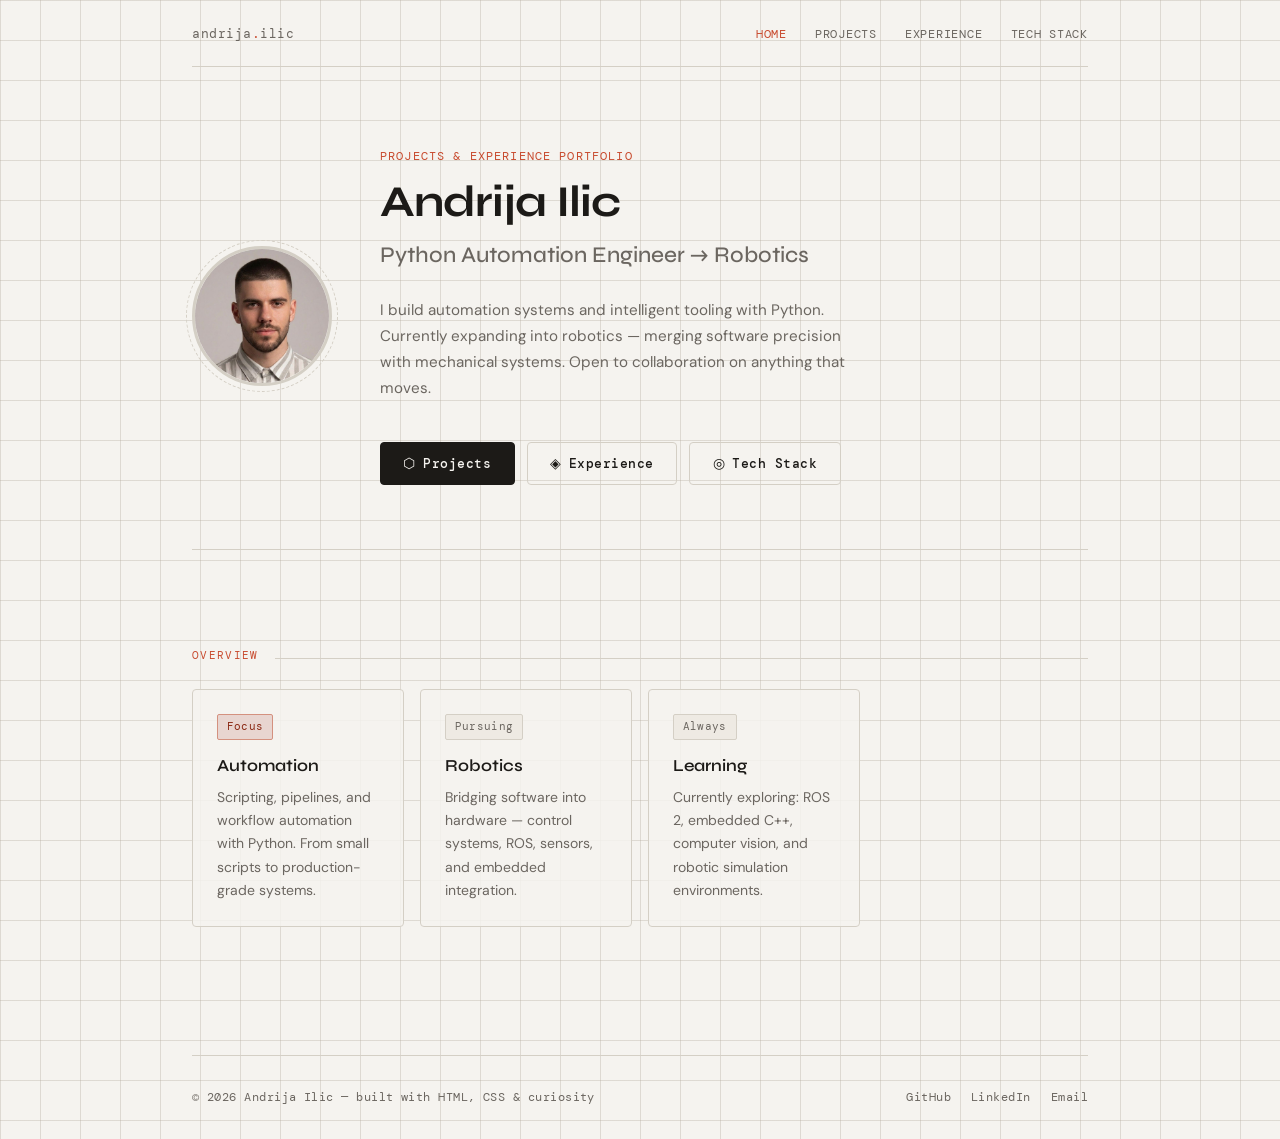
<file: index.html>
<!DOCTYPE html>
<html lang="en">
<head>
  <meta charset="UTF-8" />
  <meta name="viewport" content="width=device-width, initial-scale=1.0" />
  <title>Andrija Ilic — Portfolio</title>
  <link rel="stylesheet" href="style.css" />
</head>
<body>

  <div class="site-wrapper">

    <!-- ── Navigation ── -->
    <nav>
      <div class="nav-logo">andrija<span>.</span>ilic</div>
      <ul class="nav-links">
        <li><a href="index.html" class="active">Home</a></li>
        <li><a href="projects.html">Projects</a></li>
        <li><a href="experience.html">Experience</a></li>
        <li><a href="techstack.html">Tech Stack</a></li>
      </ul>
    </nav>

    <!-- ── Hero ── -->
    <section class="hero">

      <!-- Photo — replace src with your actual photo path -->
      <div class="hero-photo-wrap fade-up fade-up-1">
          
        <img class="hero-photo" src="assets/profilePicture.jpg" alt="Andrija Ilic" />
        
        <!-- <div class="hero-photo-placeholder">AI</div> -->
      </div>

      <div class="hero-text">
        <p class="hero-eyebrow fade-up fade-up-2">Projects &amp; Experience Portfolio</p>
        <h1 class="hero-title fade-up fade-up-2">Andrija Ilic</h1>
        <p class="hero-name fade-up fade-up-3">Python Automation Engineer → Robotics</p>

        <p class="hero-bio fade-up fade-up-4">
          I build automation systems and intelligent tooling with Python.
          Currently expanding into robotics &mdash; merging software precision
          with mechanical systems. Open to collaboration on anything that moves.
        </p>

        <div class="hero-cta fade-up fade-up-5">
          <a href="projects.html" class="btn btn-primary">
            <span class="btn-icon">⬡</span> Projects
          </a>
          <a href="experience.html" class="btn btn-outline">
            <span class="btn-icon">◈</span> Experience
          </a>
          <a href="techstack.html" class="btn btn-outline">
            <span class="btn-icon">◎</span> Tech Stack
          </a>
        </div>
      </div>

    </section>

    <!-- ── Quick Stats / Highlights ── -->
    <section class="mt-lg pb-lg fade-up">
      <div class="section-header">
        <span class="section-label">Overview</span>
        <div class="section-line"></div>
      </div>

      <div class="grid-3">
        <div class="card">
          <div class="card-meta">
            <span class="tag tag-accent">Focus</span>
          </div>
          <div class="card-title">Automation</div>
          <div class="card-desc">Scripting, pipelines, and workflow automation with Python. From small scripts to production-grade systems.</div>
        </div>

        <div class="card">
          <div class="card-meta">
            <span class="tag">Pursuing</span>
          </div>
          <div class="card-title">Robotics</div>
          <div class="card-desc">Bridging software into hardware — control systems, ROS, sensors, and embedded integration.</div>
        </div>

        <div class="card">
          <div class="card-meta">
            <span class="tag">Always</span>
          </div>
          <div class="card-title">Learning</div>
          <div class="card-desc">Currently exploring: ROS 2, embedded C++, computer vision, and robotic simulation environments.</div>
        </div>
      </div>
    </section>

    <!-- ── Footer ── -->
    <footer>
      <div class="footer-copy">© 2026 Andrija Ilic — built with HTML, CSS &amp; curiosity</div>
      <div class="footer-links">
        <!-- Update these with your real links -->
        <a href="https://github.com/Andrija4" target="_blank">GitHub</a>
        <a href="https://www.linkedin.com/in/andrija-ilić-ir/" target="_blank">LinkedIn</a>
        <a href="mailto:a.ilicc2002@gmail.com">Email</a>
      </div>
    </footer>

  </div><!-- /site-wrapper -->

</body>
</html>
</file>
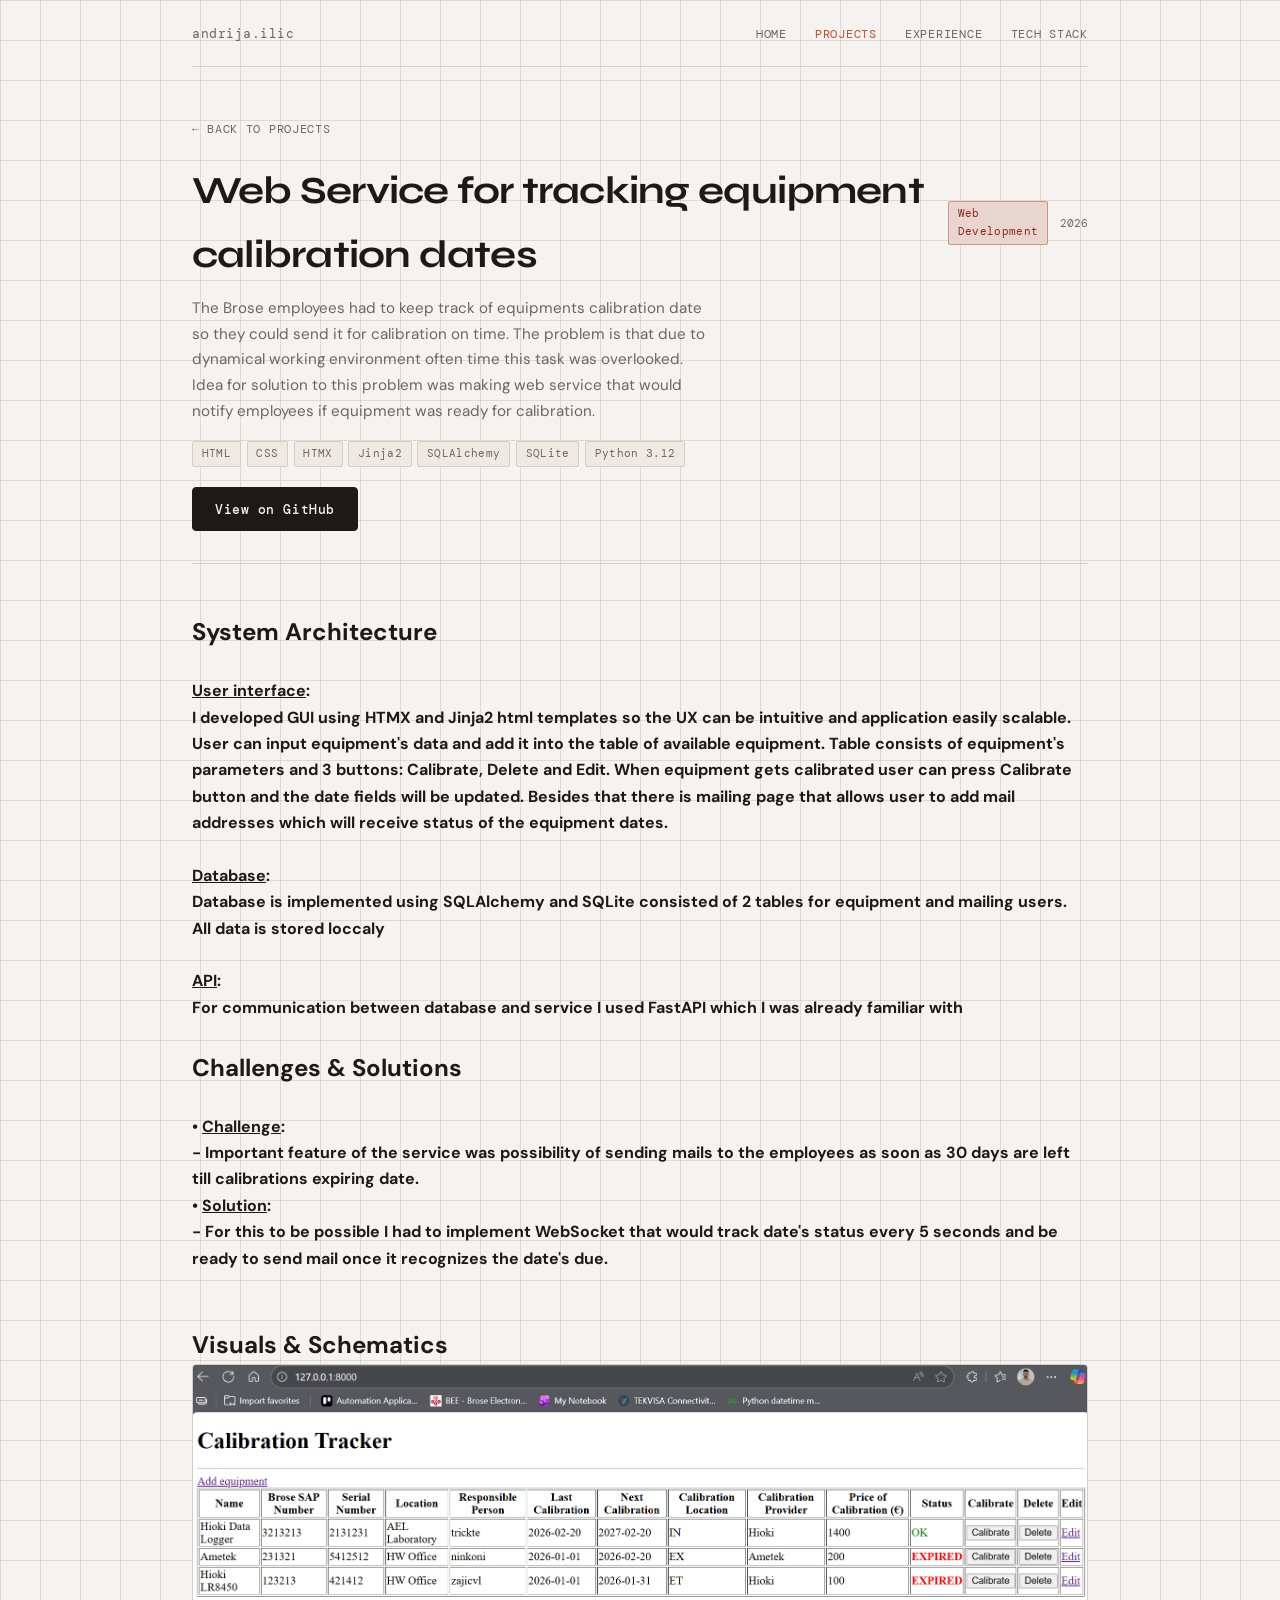
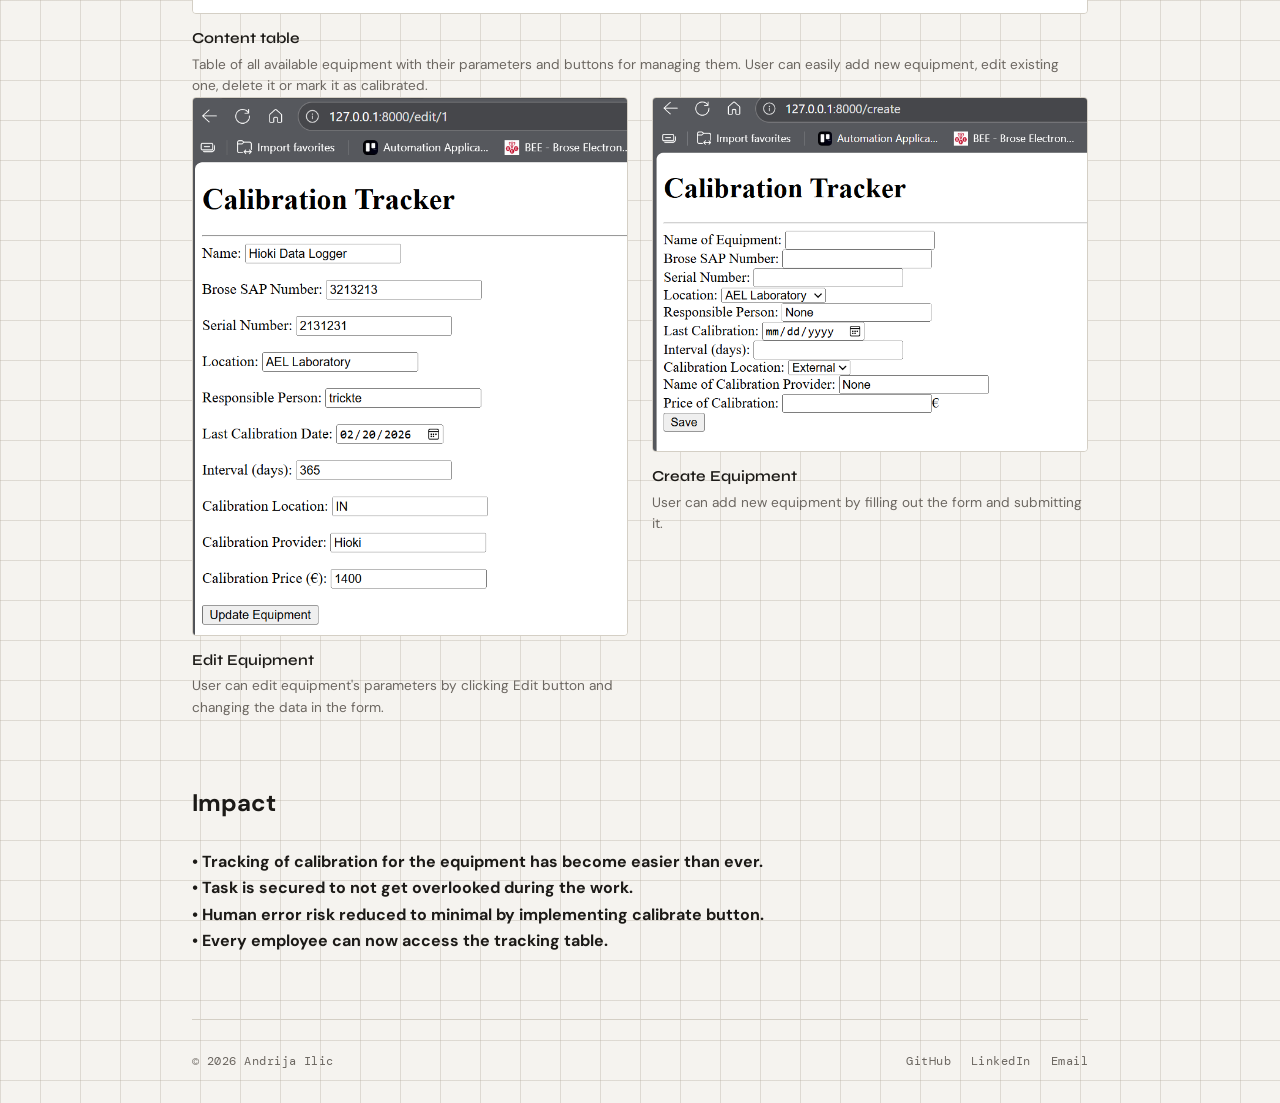
<file: projects/calibration-web-app.html>
<!DOCTYPE html>
<html lang="en">
<head>
  <meta charset="UTF-8" />
  <meta name="viewport" content="width=device-width, initial-scale=1.0" />
  <title>Project Name — Andrija Ilic</title>
  <link rel="stylesheet" href="../style.css" />
</head>
<body>

  <div class="site-wrapper">

    <!-- ── Navigation ── -->
    <nav>
      <div class="nav-logo">andrija<span>.</span>ilic</div>
      <ul class="nav-links">
        <li><a href="../index.html">Home</a></li>
        <li><a href="../projects.html" class="active">Projects</a></li>
        <li><a href="../experience.html">Experience</a></li>
        <li><a href="../techstack.html">Tech Stack</a></li>
      </ul>
    </nav>

    <!-- ── Page Header ── -->
    <header class="page-header fade-up">
      <a href="../projects.html" class="page-back">← Back to Projects</a>

      <div style="display:flex; align-items:center; gap:0.75rem; margin-bottom:0.6rem;">
        <h1 class="page-title" style="margin-bottom:0;">Web Service for tracking equipment calibration dates</h1>
        <span class="tag tag-accent">Web Development</span>
        <span style="font-family:var(--font-mono); font-size:0.7rem; color:var(--ink-dim);">2026</span>
      </div>

      <p class="page-subtitle">
        The Brose employees had to keep track of equipments calibration date so they could send it for calibration on time. 
        The problem is that due to dynamical working environment often time this task was overlooked.
        Idea for solution to this problem was making web service that would notify employees if equipment was ready for calibration.

      </p>

      <!-- Tags row -->
      <div class="card-tags" style="margin-top:1rem;">
        <span class="tag">HTML</span>
        <span class="tag">CSS</span>
        <span class="tag">HTMX</span>
        <span class="tag">Jinja2</span>
        <span class="tag">SQLAlchemy</span>
        <span class="tag">SQLite</span>
        <span class="tag">Python 3.12</span>
      </div>
      
      <div style="margin-top:1.25rem; display:flex; gap:0.75rem;">
        <a href="https://github.com/Andrija4/BROSE-equipment-calibration-tracker" target="_blank" class="btn btn-primary">
          View on GitHub
        </a>
      </div>
      
    </header>
    
    <div>

      <h2>System Architecture</h2>
      <br>
      <h4><u>User interface</u>: <br>I developed GUI using HTMX and Jinja2 html templates so the UX can be intuitive and application easily
        scalable. User can input equipment's data and add it into the table of available equipment. Table consists of equipment's parameters 
        and 3 buttons: Calibrate, Delete and Edit.
        When equipment gets calibrated user can press Calibrate button and the date fields will be updated. Besides that there is mailing 
        page that allows user to add mail addresses which will receive status of the equipment dates.
      </h4>
      <br>
      <h4><u>Database</u>: <br>Database is implemented using SQLAlchemy and SQLite consisted of 2 tables for equipment and mailing users. <br>
        All data is stored loccaly</h4>
      <br>
      <h4><u>API</u>: <br>For communication between database and service I used FastAPI which I was already familiar with</h4>
      <br>
      <h2>Challenges & Solutions</h2>
      <br>
      <h4>•	<u>Challenge</u>: <br>- Important feature of the service was possibility of sending mails to the employees as soon as 30 days 
        are left till calibrations expiring date. </h4>
      <h4>•	<u>Solution</u>: <br>- For this to be possible I had to implement WebSocket that would track date's status every 5 seconds and 
        be ready to send mail once it recognizes the date's due.</h4><br>
      <br>
      <h2>Visuals & Schematics</h2>
      
    </div>

    <!-- Extended class for wide image -->
    <div class="media-item media-item-wide">
      <img class="media-thumb" src="../assets/Calibration1.png" alt="..." loading="lazy" />
      <div class="media-caption">
          <strong>Content table</strong>
          Table of all available equipment with their parameters and buttons for managing them. 
          User can easily add new equipment, edit existing one, delete it or mark it as calibrated.
      </div>
    </div>

    <div class="media-grid pb-lg fade-up">

      <div class="media-item">
        <img
          class="media-thumb"
          src="../assets/Calibration3.png"
          alt="Screenshot description"
          loading="lazy"
        />
        <div class="media-caption">
          <strong>Edit Equipment</strong>
          User can edit equipment's parameters by clicking Edit button and changing the data in the form.
        </div>
      </div>

      <div class="media-item">
        <img
          class="media-thumb"
          src="../assets/Calibration2.png"
          alt="Screenshot description"
          loading="lazy"
        />
        <div class="media-caption">
          <strong>Create Equipment</strong>
          User can add new equipment by filling out the form and submitting it.
        </div>
      </div>
            
    </div>

    <div>
    <h2>Impact</h2>
    <br>
    <h4>•	Tracking of calibration for the equipment has become easier than ever.</h4>
    <h4>•	Task is secured to not get overlooked during the work.</h4>
    <h4>•	Human error risk reduced to minimal by implementing calibrate button.</h4>
    <h4>•	Every employee can now access the tracking table.</h4>
    </div>

    <!-- ── Footer ── -->
    <footer>
      <div class="footer-copy">© 2026 Andrija Ilic</div>
      <div class="footer-links">
        <a href="https://github.com/Andrija4" target="_blank">GitHub</a>
        <a href="https://www.linkedin.com/in/andrija-ilić-ir/" target="_blank">LinkedIn</a>
        <a href="mailto:a.ilicc2002@gmail.com">Email</a>
      </div>
    </footer>

  </div>

<!-- ── Local Video ── -->
      <!--
      <div class="media-item">
        <div class="media-video-wrap">
          <video controls preload="metadata">
            <source src="assets/demo.mp4" type="video/mp4" />
            Your browser does not support video.
          </video>
        </div>
        <div class="media-caption">
          <strong>Demo video</strong>
          Walk-through of the system in action — what you're seeing and the key
          moments to pay attention to.
        </div>
      </div>
      -->

      <!-- ── YouTube / Embed Video ── -->
      <!--
      <div class="media-item">
        <div class="media-video-wrap">
          <iframe
            src="https://www.youtube.com/embed/YOUR_VIDEO_ID"
            title="Project demo"
            frameborder="0"
            allow="accelerometer; autoplay; clipboard-write; encrypted-media; gyroscope; picture-in-picture"
            allowfullscreen
          ></iframe>
        </div>
        <div class="media-caption">
          <strong>Video title</strong>
          What the viewer is about to watch and why it's relevant.
        </div>
      </div>
      -->

      <!--
        ─── HOW TO ADD MEDIA ───────────────────────────────────────
        Images:
          - Place your file in /assets/
          - Use <img class="media-thumb" src="assets/yourfile.png" />

        Local Video:
          - Place .mp4 in /assets/
          - Uncomment the Local Video block above

        YouTube:
          - Get your video ID from the URL (youtube.com/watch?v=THIS_PART)
          - Uncomment the Embed block and paste your ID
        ─────────────────────────────────────────────────────────── -->

        <!-- ── Image Placeholder (remove when you have a real image) ── 
      <div class="media-item">
        <div class="media-thumb-placeholder">screenshot coming soon</div>
        <div class="media-caption">
          <strong>Another View</strong>
          Description of what this screenshot will show once added.
        </div>
      </div>
      -->

</body>
</html>
</file>
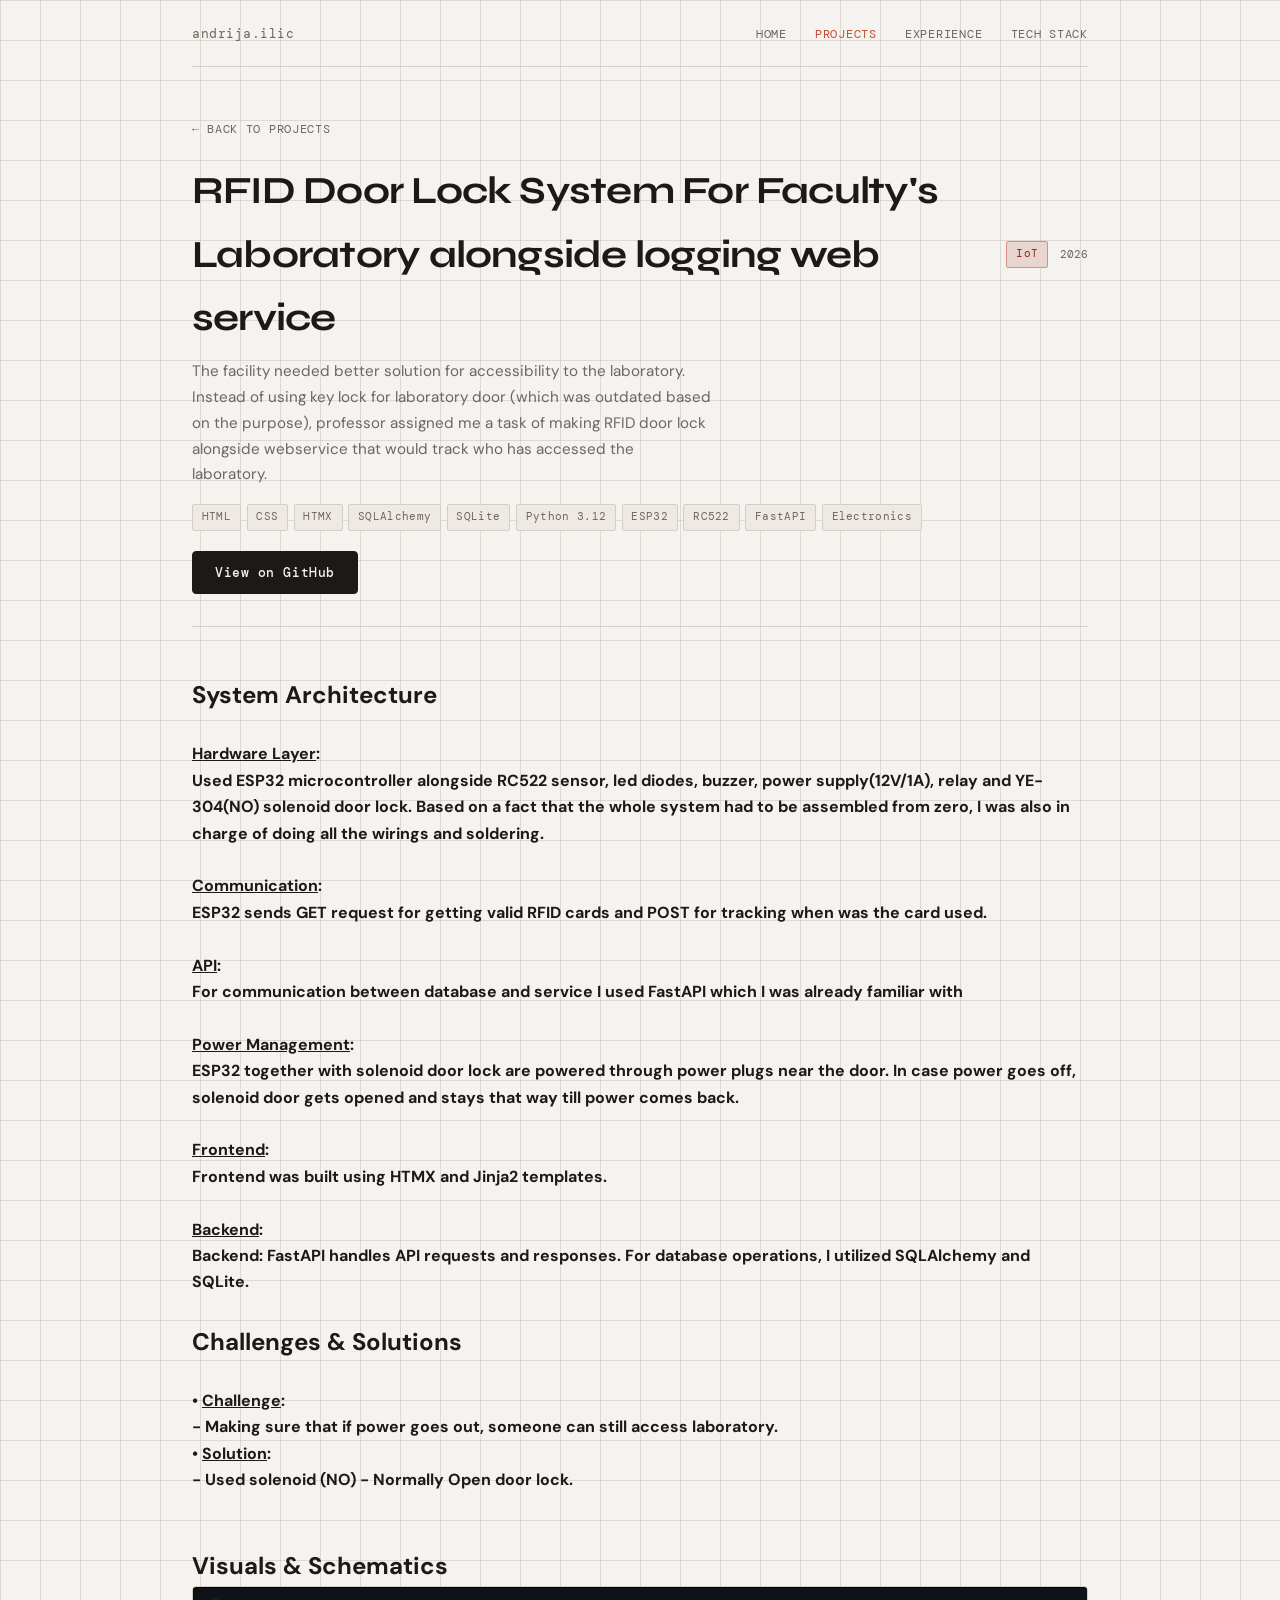
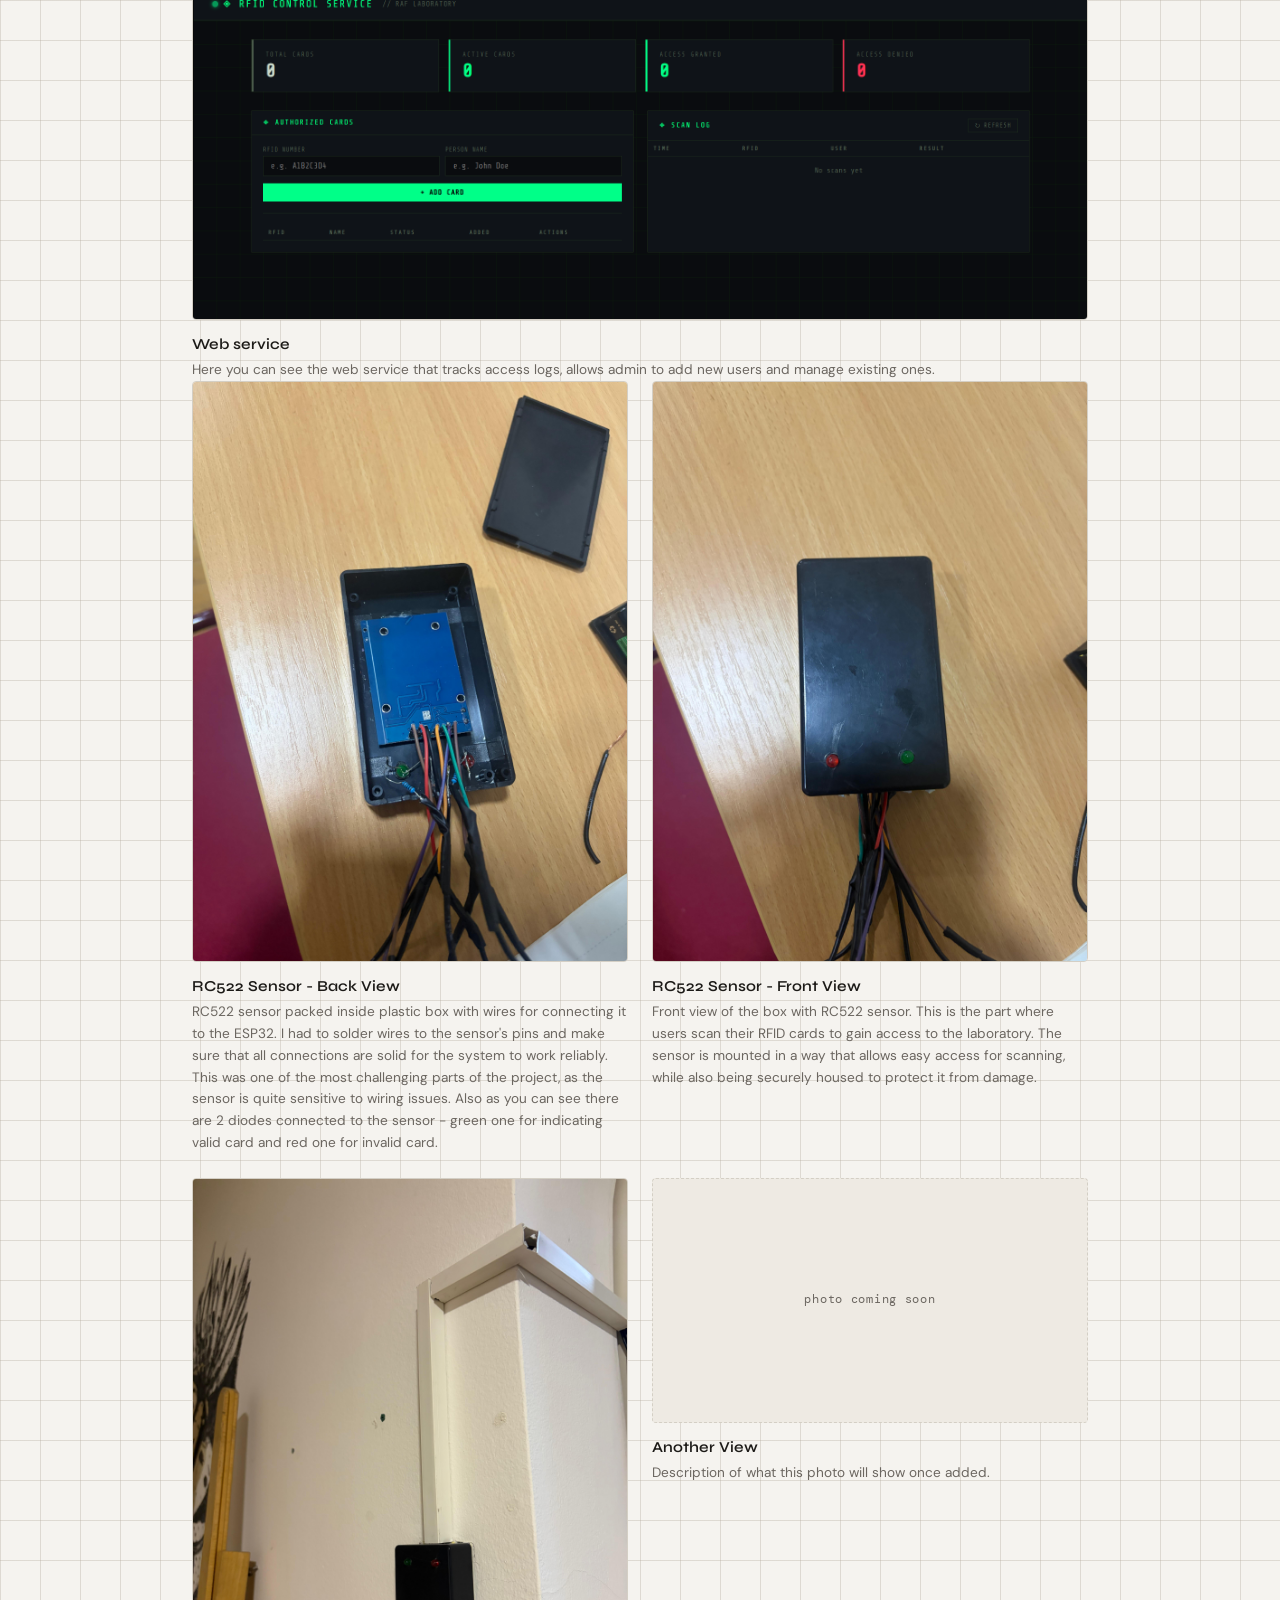
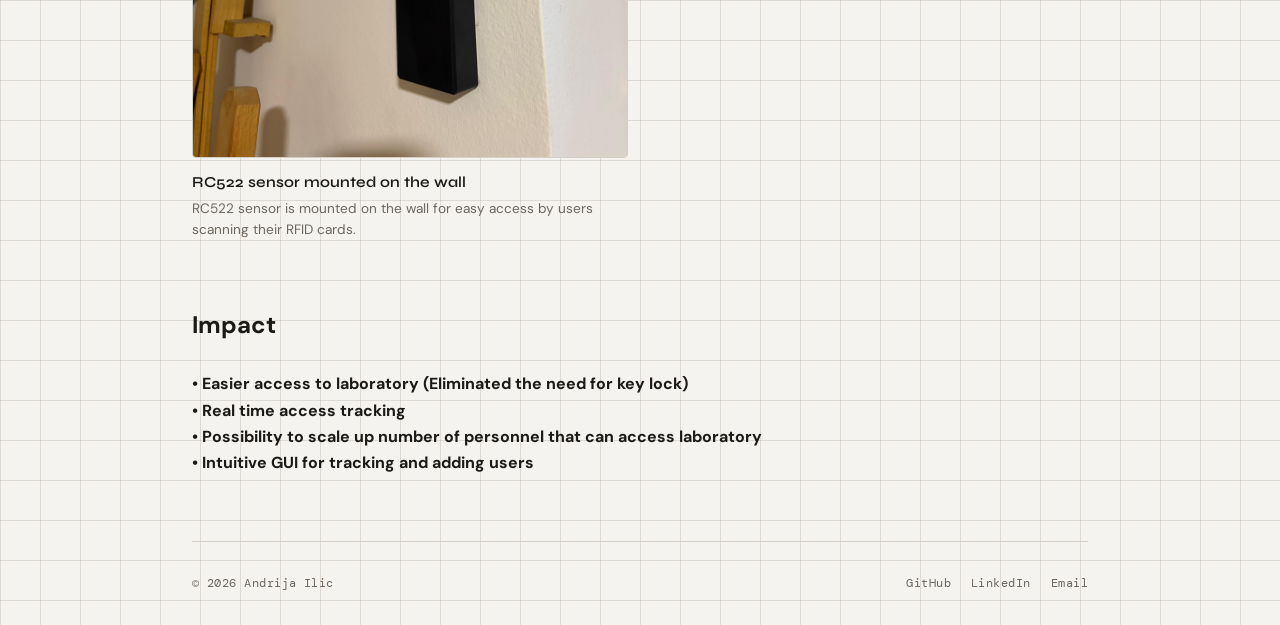
<file: projects/rfid-door-lock-system.html>
<!DOCTYPE html>
<html lang="en">
<head>
  <meta charset="UTF-8" />
  <meta name="viewport" content="width=device-width, initial-scale=1.0" />
  <title>Project Name — Andrija Ilic</title>
  <link rel="stylesheet" href="../style.css" />
</head>
<body>

  <div class="site-wrapper">

    <!-- ── Navigation ── -->
    <nav>
      <div class="nav-logo">andrija<span>.</span>ilic</div>
      <ul class="nav-links">
        <li><a href="../index.html">Home</a></li>
        <li><a href="../projects.html" class="active">Projects</a></li>
        <li><a href="../experience.html">Experience</a></li>
        <li><a href="../techstack.html">Tech Stack</a></li>
      </ul>
    </nav>

    <!-- ── Page Header ── -->
    <header class="page-header fade-up">
      <a href="../projects.html" class="page-back">← Back to Projects</a>

      <div style="display:flex; align-items:center; gap:0.75rem; margin-bottom:0.6rem;">
        <h1 class="page-title" style="margin-bottom:0;">RFID Door Lock System For Faculty's Laboratory alongside logging web service</h1>
        <span class="tag tag-accent">IoT</span>
        <span style="font-family:var(--font-mono); font-size:0.7rem; color:var(--ink-dim);">2026</span>
      </div>

      <p class="page-subtitle">
        The facility needed better solution for accessibility to the laboratory. Instead of using key lock for laboratory door 
        (which was outdated based on the purpose), professor assigned me a task of making RFID door lock alongside webservice that 
        would track who has accessed the laboratory.
      </p>

      <!-- Tags row -->
      <div class="card-tags" style="margin-top:1rem;">
        <span class="tag">HTML</span>
        <span class="tag">CSS</span>
        <span class="tag">HTMX</span>
        <span class="tag">SQLAlchemy</span>
        <span class="tag">SQLite</span>
        <span class="tag">Python 3.12</span>
        <span class="tag">ESP32</span>
        <span class="tag">RC522</span>
        <span class="tag">FastAPI</span>
        <span class="tag">Electronics</span>
      </div>
      
      <div style="margin-top:1.25rem; display:flex; gap:0.75rem;">
        <a href="https://github.com/Andrija4/PERSONAL-rfid-system-for-universitys-lab" target="_blank" class="btn btn-primary">
          View on GitHub
        </a>
      </div>
      
    </header>
    
    <div>

      <h2>System Architecture</h2>
      <br>
      <h4><u>Hardware Layer</u>: <br>Used ESP32 microcontroller alongside RC522 sensor, led diodes, buzzer, power supply(12V/1A), 
        relay and YE-304(NO) solenoid door lock. Based on a fact that the whole system had to be assembled from zero, I was also 
        in charge of doing all the wirings and soldering.</h4>
      <br>
      <h4><u>Communication</u>: <br>ESP32 sends GET request for getting valid RFID cards and POST for tracking when was the card used.</h4>
      <br>
      <h4><u>API</u>: <br>For communication between database and service I used FastAPI which I was already familiar with</h4>
      <br>
      <h4><u>Power Management</u>: <br>ESP32 together with solenoid door lock are powered through power plugs near the door. In case 
        power goes off, solenoid door gets opened and stays that way till power comes back.</h4>
      <br>
      <h4><u>Frontend</u>: <br>Frontend was built using HTMX and Jinja2 templates.</h4>
      <br>
      <h4><u>Backend</u>: <br>Backend: FastAPI handles API requests and responses. For database operations, I utilized SQLAlchemy and SQLite.</h4>
      <br>
      <h2>Challenges & Solutions</h2>
      <br>
      <h4>•	<u>Challenge</u>: <br>- Making sure that if power goes out, someone can still access laboratory. </h4>
      <h4>•	<u>Solution</u>: <br>- Used solenoid (NO) - Normally Open door lock.</h4><br>
      <br>
      <h2>Visuals & Schematics</h2>
      
    </div>

    <!-- Extended class for wide image -->
    <div class="media-item media-item-wide">
      <img class="media-thumb" src="../assets/RFIDWebPage.png" alt="..." loading="lazy" />
      <div class="media-caption">
          <strong>Web service</strong>
          Here you can see the web service that tracks access logs, allows admin to add new users and manage existing ones.
      </div>
    </div>

    <div class="media-grid pb-lg fade-up">

      <div class="media-item">
        <img
          class="media-thumb"
          src="../assets/RC522Back.jpeg"
          alt="Screenshot description"
          loading="lazy"
        />
        <div class="media-caption">
          <strong>RC522 Sensor - Back View</strong>
          RC522 sensor packed inside plastic box with wires for connecting it to the ESP32. I had to solder wires to the sensor's pins 
          and make sure that all connections are solid for the system to work reliably. This was one of the most challenging parts of 
          the project, as the sensor is quite sensitive to wiring issues. Also as you can see there are 2 diodes connected to the sensor 
          - green one for indicating valid card and red one for invalid card.
        </div>
      </div>

      <div class="media-item">
        <img
          class="media-thumb"
          src="../assets/RC522Front.jpeg"
          alt="Screenshot description"
          loading="lazy"
        />
        <div class="media-caption">
          <strong>RC522 Sensor - Front View</strong>
          Front view of the box with RC522 sensor. This is the part where users scan their RFID cards to gain access to the laboratory. 
          The sensor is mounted in a way that allows easy access for scanning, while also being securely housed to protect it from damage.
        </div>
      </div>

      <div class="media-item">
        <img
          class="media-thumb"
          src="../assets/RFID.jpeg"
          alt="Screenshot description"
          loading="lazy"
        />
        <div class="media-caption">
          <strong>RC522 sensor mounted on the wall</strong>
          RC522 sensor is mounted on the wall for easy access by users scanning their RFID cards.
        </div>
      </div>

      <div class="media-item">
        <div class="media-thumb-placeholder">photo coming soon</div>
        <div class="media-caption">
          <strong>Another View</strong>
          Description of what this photo will show once added.
        </div>
      </div>
            
    </div>

    <div>
    <h2>Impact</h2>
    <br>
    <h4>•	Easier access to laboratory (Eliminated the need for key lock)</h4>
    <h4>•	Real time access tracking</h4>
    <h4>•	Possibility to scale up number of personnel that can access laboratory</h4>
    <h4>•	Intuitive GUI for tracking and adding users</h4>
    </div>

    <!-- ── Footer ── -->
    <footer>
      <div class="footer-copy">© 2026 Andrija Ilic</div>
      <div class="footer-links">
        <a href="https://github.com/Andrija4" target="_blank">GitHub</a>
        <a href="https://www.linkedin.com/in/andrija-ilić-ir/" target="_blank">LinkedIn</a>
        <a href="mailto:a.ilicc2002@gmail.com">Email</a>
      </div>
    </footer>

  </div>

<!-- ── Local Video ── -->
      <!--
      <div class="media-item">
        <div class="media-video-wrap">
          <video controls preload="metadata">
            <source src="assets/demo.mp4" type="video/mp4" />
            Your browser does not support video.
          </video>
        </div>
        <div class="media-caption">
          <strong>Demo video</strong>
          Walk-through of the system in action — what you're seeing and the key
          moments to pay attention to.
        </div>
      </div>
      -->

      <!-- ── YouTube / Embed Video ── -->
      <!--
      <div class="media-item">
        <div class="media-video-wrap">
          <iframe
            src="https://www.youtube.com/embed/YOUR_VIDEO_ID"
            title="Project demo"
            frameborder="0"
            allow="accelerometer; autoplay; clipboard-write; encrypted-media; gyroscope; picture-in-picture"
            allowfullscreen
          ></iframe>
        </div>
        <div class="media-caption">
          <strong>Video title</strong>
          What the viewer is about to watch and why it's relevant.
        </div>
      </div>
      -->

      <!--
        ─── HOW TO ADD MEDIA ───────────────────────────────────────
        Images:
          - Place your file in /assets/
          - Use <img class="media-thumb" src="assets/yourfile.png" />

        Local Video:
          - Place .mp4 in /assets/
          - Uncomment the Local Video block above

        YouTube:
          - Get your video ID from the URL (youtube.com/watch?v=THIS_PART)
          - Uncomment the Embed block and paste your ID
        ─────────────────────────────────────────────────────────── -->

        <!-- ── Image Placeholder (remove when you have a real image) ── 
      <div class="media-item">
        <div class="media-thumb-placeholder">screenshot coming soon</div>
        <div class="media-caption">
          <strong>Another View</strong>
          Description of what this screenshot will show once added.
        </div>
      </div>
      -->

</body>
</html>
</file>
<file: style.css>
/* ============================================================
   ANDRIJA ILIC — PORTFOLIO
   Aesthetic: Engineering precision meets clean editorial
   ============================================================ */

@import url('https://fonts.googleapis.com/css2?family=DM+Mono:ital,wght@0,300;0,400;0,500;1,300&family=Syne:wght@400;500;600;700;800&family=DM+Sans:ital,opsz,wght@0,9..40,300;0,9..40,400;0,9..40,500;1,9..40,300&display=swap');

/* ── Variables ── */
:root {
  --bg:         #f5f3ef;
  --surface:    #eeeae3;
  --border:     #d4cfc5;
  --ink:        #1c1a17;
  --ink-dim:    #6b6660;
  --accent:     #c84b2f;
  --accent-dim: #e8d5d0;
  --grid-color: rgba(180, 170, 155, 0.35);

  --font-display: 'Syne', sans-serif;
  --font-body:    'DM Sans', sans-serif;
  --font-mono:    'DM Mono', monospace;

  --r: 4px;
  --gap: 2rem;
}

/* ── Reset & Base ── */
*, *::before, *::after { box-sizing: border-box; margin: 0; padding: 0; }

html { scroll-behavior: smooth; }

body {
  background-color: var(--bg);
  color: var(--ink);
  font-family: var(--font-body);
  font-size: 1rem;
  line-height: 1.65;
  min-height: 100vh;

  /* Blueprint grid background */
  background-image:
    linear-gradient(var(--grid-color) 1px, transparent 1px),
    linear-gradient(90deg, var(--grid-color) 1px, transparent 1px);
  background-size: 40px 40px;
}

a { color: inherit; text-decoration: none; }
img { display: block; max-width: 100%; }
ul { list-style: none; }

/* ── Layout Shell ── */
.site-wrapper {
  max-width: 960px;
  margin: 0 auto;
  padding: 0 var(--gap);
}

/* ── Nav ── */
nav {
  display: flex;
  align-items: center;
  justify-content: space-between;
  padding: 1.25rem 0;
  border-bottom: 1px solid var(--border);
  margin-bottom: 0;
}

.nav-logo {
  font-family: var(--font-mono);
  font-size: 0.8rem;
  color: var(--ink-dim);
  letter-spacing: 0.04em;
}

.nav-logo span {
  color: var(--accent);
}

.nav-links {
  display: flex;
  gap: 1.75rem;
}

.nav-links a {
  font-family: var(--font-mono);
  font-size: 0.78rem;
  color: var(--ink-dim);
  letter-spacing: 0.06em;
  text-transform: uppercase;
  transition: color 0.2s;
}

.nav-links a:hover,
.nav-links a.active {
  color: var(--accent);
}

/* ── Hero (Home Page) ── */
.hero {
  display: grid;
  grid-template-columns: auto 1fr;
  gap: 3rem;
  align-items: center;
  padding: 5rem 0 4rem;
  border-bottom: 1px solid var(--border);
}

.hero-photo-wrap {
  position: relative;
  flex-shrink: 0;
}

.hero-photo {
  width: 140px;
  height: 140px;
  border-radius: 50%;
  object-fit: cover;
  border: 3px solid var(--border);
  display: block;
}

/* Placeholder avatar when no photo */
.hero-photo-placeholder {
  width: 140px;
  height: 140px;
  border-radius: 50%;
  background: var(--surface);
  border: 3px solid var(--border);
  display: flex;
  align-items: center;
  justify-content: center;
  font-family: var(--font-mono);
  font-size: 2.5rem;
  color: var(--ink-dim);
  letter-spacing: -0.02em;
  font-weight: 300;
  position: relative;
}

.hero-photo-wrap::after {
  content: '';
  position: absolute;
  inset: -6px;
  border-radius: 50%;
  border: 1px dashed var(--border);
  pointer-events: none;
}

.hero-text {
  display: flex;
  flex-direction: column;
  gap: 0.5rem;
}

.hero-eyebrow {
  font-family: var(--font-mono);
  font-size: 0.72rem;
  letter-spacing: 0.1em;
  text-transform: uppercase;
  color: var(--accent);
  margin-bottom: 0.25rem;
}

.hero-title {
  font-family: var(--font-display);
  font-size: clamp(1.8rem, 4vw, 2.75rem);
  font-weight: 700;
  line-height: 1.1;
  letter-spacing: -0.02em;
  color: var(--ink);
}

.hero-name {
  font-family: var(--font-display);
  font-size: clamp(1rem, 2.5vw, 1.4rem);
  font-weight: 500;
  color: var(--ink-dim);
  margin-top: 0.15rem;
}

.hero-bio {
  margin-top: 1rem;
  font-size: 0.95rem;
  color: var(--ink-dim);
  max-width: 480px;
  line-height: 1.7;
}

/* ── CTA Buttons ── */
.hero-cta {
  display: flex;
  gap: 0.75rem;
  margin-top: 2rem;
  flex-wrap: wrap;
}

.btn {
  display: inline-flex;
  align-items: center;
  gap: 0.45rem;
  padding: 0.65rem 1.4rem;
  border-radius: var(--r);
  font-family: var(--font-mono);
  font-size: 0.8rem;
  letter-spacing: 0.04em;
  font-weight: 500;
  cursor: pointer;
  transition: all 0.18s ease;
  border: 1.5px solid transparent;
  text-decoration: none;
}

.btn-primary {
  background: var(--ink);
  color: var(--bg);
  border-color: var(--ink);
}

.btn-primary:hover {
  background: var(--accent);
  border-color: var(--accent);
}

.btn-outline {
  background: transparent;
  color: var(--ink);
  border-color: var(--border);
}

.btn-outline:hover {
  border-color: var(--ink);
  background: var(--surface);
}

.btn-icon {
  font-size: 0.9rem;
  line-height: 1;
}

/* ── Section Header ── */
.section-header {
  display: flex;
  align-items: baseline;
  gap: 1rem;
  padding: 3rem 0 1.5rem;
}

.section-label {
  font-family: var(--font-mono);
  font-size: 0.7rem;
  letter-spacing: 0.12em;
  text-transform: uppercase;
  color: var(--accent);
  white-space: nowrap;
}

.section-line {
  flex: 1;
  height: 1px;
  background: var(--border);
}

.section-title {
  font-family: var(--font-display);
  font-size: 1.5rem;
  font-weight: 700;
  letter-spacing: -0.02em;
  margin-bottom: 0.25rem;
}

.section-subtitle {
  font-size: 0.9rem;
  color: var(--ink-dim);
}

/* ── Tag / Chip ── */
.tag {
  display: inline-block;
  font-family: var(--font-mono);
  font-size: 0.68rem;
  padding: 0.2rem 0.55rem;
  border-radius: 2px;
  background: var(--surface);
  border: 1px solid var(--border);
  color: var(--ink-dim);
  letter-spacing: 0.03em;
}

.tag-accent {
  background: var(--accent-dim);
  border-color: #d4917f;
  color: #8b2a15;
}

/* ── Card ── */
.card {
  background: rgba(245, 243, 239, 0.85);
  border: 1px solid var(--border);
  border-radius: var(--r);
  padding: 1.5rem;
  transition: box-shadow 0.18s, transform 0.18s;
  backdrop-filter: blur(4px);
}

.card:hover {
  box-shadow: 0 4px 20px rgba(0,0,0,0.07);
  transform: translateY(-2px);
}

.card-meta {
  display: flex;
  align-items: center;
  justify-content: space-between;
  margin-bottom: 0.75rem;
}

.card-title {
  font-family: var(--font-display);
  font-size: 1.05rem;
  font-weight: 600;
  margin-bottom: 0.4rem;
}

.card-desc {
  font-size: 0.875rem;
  color: var(--ink-dim);
  line-height: 1.65;
}

.card-tags {
  display: flex;
  flex-wrap: wrap;
  gap: 0.35rem;
  margin-top: 1rem;
}

.card-link {
  display: inline-flex;
  align-items: center;
  gap: 0.3rem;
  font-family: var(--font-mono);
  font-size: 0.72rem;
  color: var(--accent);
  margin-top: 1rem;
  letter-spacing: 0.04em;
  transition: gap 0.15s;
}

.card-link:hover { gap: 0.55rem; }

.cmd-text {
  background-color: #0c0c0c;
  color: #00ff00;
  font-family: 'Courier New', 'Lucida Console', monospace;
  padding: 1rem;
  border-radius: 4px;
  overflow-x: auto;
  font-size: 0.9rem;
  line-height: 1.5;
}

/* ── Grid Layouts ── */
.grid-2 {
  display: grid;
  grid-template-columns: repeat(auto-fill, minmax(280px, 1fr));
  gap: 1rem;
}

.grid-3 {
  display: grid;
  grid-template-columns: repeat(auto-fill, minmax(200px, 1fr));
  gap: 1rem;
}

/* ── Timeline (Experience) ── */
.timeline {
  position: relative;
  padding-left: 1.5rem;
}

.timeline::before {
  content: '';
  position: absolute;
  left: 0;
  top: 0.6rem;
  bottom: 0;
  width: 1px;
  background: var(--border);
}

.timeline-item {
  position: relative;
  padding-bottom: 2.5rem;
}

.timeline-item::before {
  content: '';
  position: absolute;
  left: -1.55rem;
  top: 0.55rem;
  width: 9px;
  height: 9px;
  border-radius: 50%;
  background: var(--bg);
  border: 2px solid var(--accent);
}

.timeline-date {
  font-family: var(--font-mono);
  font-size: 0.72rem;
  color: var(--ink-dim);
  letter-spacing: 0.06em;
  margin-bottom: 0.3rem;
}

.timeline-role {
  font-family: var(--font-display);
  font-size: 1.1rem;
  font-weight: 600;
  margin-bottom: 0.1rem;
}

.timeline-company {
  font-size: 0.875rem;
  color: var(--accent);
  margin-bottom: 0.6rem;
  font-weight: 500;
}

.timeline-desc {
  font-size: 0.875rem;
  color: var(--ink-dim);
  line-height: 1.7;
  max-width: 560px;
}

/* ── Tech Stack ── */
.tech-group {
  margin-bottom: 2rem;
}

.tech-group-label {
  font-family: var(--font-mono);
  font-size: 0.7rem;
  letter-spacing: 0.1em;
  text-transform: uppercase;
  color: var(--ink-dim);
  margin-bottom: 0.75rem;
}

.tech-grid {
  display: flex;
  flex-wrap: wrap;
  gap: 0.5rem;
}

.tech-pill {
  display: inline-flex;
  align-items: center;
  gap: 0.4rem;
  padding: 0.4rem 0.85rem;
  background: var(--surface);
  border: 1px solid var(--border);
  border-radius: 2px;
  font-family: var(--font-mono);
  font-size: 0.8rem;
  color: var(--ink);
  transition: all 0.15s;
}

.tech-pill:hover {
  background: var(--ink);
  color: var(--bg);
  border-color: var(--ink);
}

.tech-pill .tech-icon { font-size: 1rem; }

/* ── Media Page (Projects / Experience detail) ── */
.media-grid {
  display: grid;
  grid-template-columns: repeat(auto-fill, minmax(300px, 1fr));
  gap: 1.5rem;
  padding-bottom: 4rem;
}

.media-item {
  display: flex;
  flex-direction: column;
}

.media-item-wide {
  grid-column: span 2;
}

@media (max-width: 768px) {
  .media-item-wide {
    grid-column: span 1;
  }
}

.media-thumb {
  max-width: 100%;
  width: 100%;
  height: auto;
  object-fit: cover;
  border-radius: var(--r);
  border: 1px solid var(--border);
  background: var(--surface);
}

.media-thumb-placeholder {
  width: 100%;
  aspect-ratio: 16/9;
  background: var(--surface);
  border: 1px dashed var(--border);
  border-radius: var(--r);
  display: flex;
  align-items: center;
  justify-content: center;
  font-family: var(--font-mono);
  font-size: 0.75rem;
  color: var(--ink-dim);
  letter-spacing: 0.06em;
}

.media-video-wrap {
  width: 100%;
  aspect-ratio: 16/9;
  border-radius: var(--r);
  overflow: hidden;
  border: 1px solid var(--border);
  background: #000;
}

.media-video-wrap video,
.media-video-wrap iframe {
  width: 100%;
  height: 100%;
  display: block;
}

.media-caption {
  margin-top: 0.75rem;
  font-size: 0.85rem;
  color: var(--ink-dim);
  line-height: 1.6;
}

.media-caption strong {
  display: block;
  font-family: var(--font-display);
  font-weight: 600;
  color: var(--ink);
  font-size: 0.95rem;
  margin-bottom: 0.2rem;
}

/* ── Page Header (inner pages) ── */
.page-header {
  padding: 3rem 0 2rem;
  border-bottom: 1px solid var(--border);
  margin-bottom: 3rem;
}

.page-back {
  display: inline-flex;
  align-items: center;
  gap: 0.4rem;
  font-family: var(--font-mono);
  font-size: 0.72rem;
  color: var(--ink-dim);
  letter-spacing: 0.06em;
  text-transform: uppercase;
  margin-bottom: 1.25rem;
  transition: color 0.15s;
}

.page-back:hover { color: var(--accent); }

.page-title {
  font-family: var(--font-display);
  font-size: clamp(1.6rem, 4vw, 2.4rem);
  font-weight: 700;
  letter-spacing: -0.02em;
  margin-bottom: 0.5rem;
}

.page-subtitle {
  font-size: 0.95rem;
  color: var(--ink-dim);
  max-width: 520px;
  line-height: 1.7;
}

/* ── Footer ── */
footer {
  border-top: 1px solid var(--border);
  padding: 2rem 0;
  margin-top: 4rem;
  display: flex;
  align-items: center;
  justify-content: space-between;
  flex-wrap: wrap;
  gap: 1rem;
}

.footer-copy {
  font-family: var(--font-mono);
  font-size: 0.72rem;
  color: var(--ink-dim);
  letter-spacing: 0.04em;
}

.footer-links {
  display: flex;
  gap: 1.25rem;
}

.footer-links a {
  font-family: var(--font-mono);
  font-size: 0.72rem;
  color: var(--ink-dim);
  letter-spacing: 0.04em;
  transition: color 0.15s;
}

.footer-links a:hover { color: var(--accent); }

/* ── Utility ── */
.mt-sm { margin-top: 0.75rem; }
.mt-md { margin-top: 1.5rem; }
.mt-lg { margin-top: 3rem; }
.pb-lg { padding-bottom: 4rem; }

/* ── Animations ── */
@keyframes fadeUp {
  from { opacity: 0; transform: translateY(14px); }
  to   { opacity: 1; transform: translateY(0); }
}

.fade-up {
  animation: fadeUp 0.5s ease both;
}

.fade-up-1 { animation-delay: 0.05s; }
.fade-up-2 { animation-delay: 0.12s; }
.fade-up-3 { animation-delay: 0.2s; }
.fade-up-4 { animation-delay: 0.28s; }
.fade-up-5 { animation-delay: 0.36s; }

/* ── Responsive ── */
@media (max-width: 600px) {
  .hero {
    grid-template-columns: 1fr;
    text-align: center;
    padding: 3rem 0 2.5rem;
  }

  .hero-photo-wrap,
  .hero-photo-placeholder {
    margin: 0 auto;
  }

  .hero-bio { margin: 0 auto; }

  .hero-cta { justify-content: center; }

  nav { flex-direction: column; gap: 0.75rem; }
}
</file>
